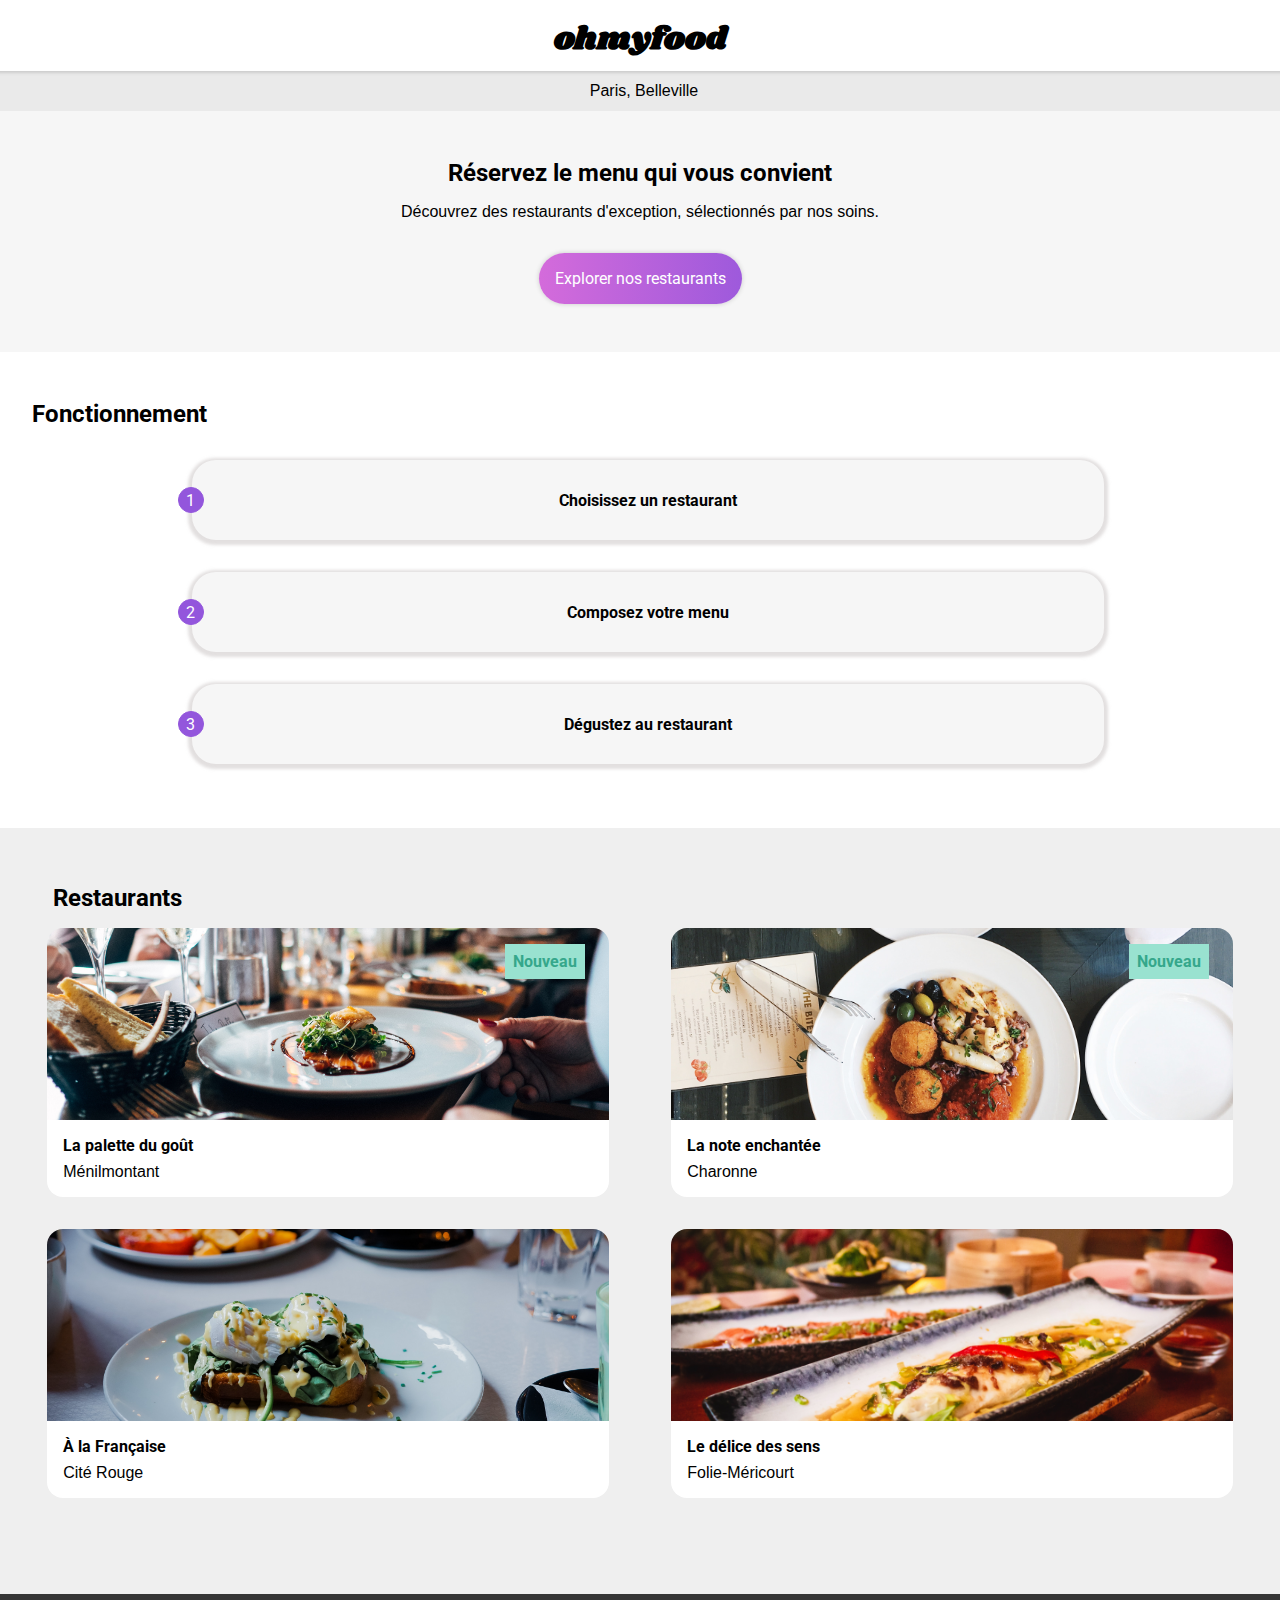
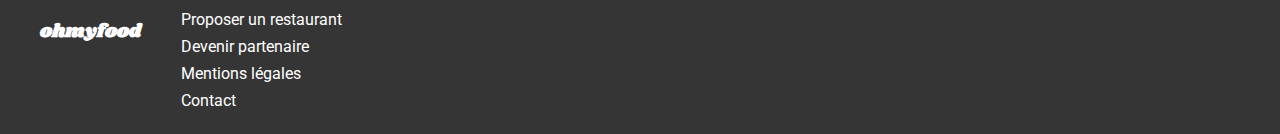
<file: index.html>
<!DOCTYPE html>
<html lang="fr">

<head>
    <meta charset="UTF-8">
    <meta http-equiv="X-UA-Compatible" content="IE=edge">
    <meta name="viewport" content="width=device-width, initial-scale=1.0">
    <link rel="stylesheet" href="https://use.fontawesome.com/releases/v5.15.3/css/all.css"
        integrity="sha384-SZXxX4whJ79/gErwcOYf+zWLeJdY/qpuqC4cAa9rOGUstPomtqpuNWT9wdPEn2fk" crossorigin="anonymous">
    <link rel="stylesheet" href="ressources/css/style.css">
    <title>OhMyFood</title>
</head>

<body>
    <div class="loader">
        <div class="loader__dot one">.</div>
        <div class="loader__dot two">.</div>
        <div class="loader__dot three">.</div>
    </div>
    <header class="header">
        <h1 class="header__logo">ohmyfood</h1>
        <div class="header__location">
            <i class="fas fa-map-marker-alt header__marker"></i>
            <p class="header__text">Paris, Belleville </p>
        </div>
    </header>
    <section class="reservation">
        <h2 class="reservation__title">Réservez le menu qui vous convient</h2>
        <p class="reservation__text">Découvrez des restaurants d'exception, sélectionnés par nos soins.</p>
        <a class="reservation__button" href="#">Explorer nos restaurants</a>
    </section>
    <section class="tutorial">
        <h2 class="tutorial__title">Fonctionnement</h2>
        <div class="tutorial__list">
            <div class="tutorial__button">
                <span class="tutorial__number">1</span>
                <span class="tutorial__logo">
                    <i class="fas fa-mobile-alt"></i>
                </span>
                <h4>Choisissez un restaurant</h4>
            </div>
            <div class="tutorial__button">
                <span class="tutorial__number">2</span>
                <i class="fas fa-list-ul tutorial__logo"></i>
                <h4>Composez votre menu</h4>
            </div>
            <div class="tutorial__button">
                <span class="tutorial__number">3</span>
                <i class="fas fa-store  tutorial__logo"></i>
                <h4>Dégustez au restaurant</h4>
            </div>
        </div>
    </section>
    <section class="restaurants">
        <h2 class="restaurants__title">Restaurants</h2>
        <div class="restaurants__grid">
            <figure class="restaurants__card">
                <a href="pages/la_palette_du_gout.html">
                    <span class="restaurants__new">Nouveau</span>
                    <div class="restaurants__images">
                        <img src="ressources/images/resto1.jpg" alt="La palette du goût">
                    </div>
                    <div class="restaurants__description">
                        <h3>La palette du goût</h3>
                        <p>Ménilmontant</p>
                    </div>
                </a>
                <i class="far fa-heart restaurants__like--empty"></i>
                <i class="fas fa-heart restaurants__like--filled"></i>
            </figure>
            <figure class="restaurants__card">
                <a href="pages/la_note_enchantee.html">
                    <span class="restaurants__new">Nouveau</span>
                    <div class="restaurants__images">
                        <img src="ressources/images/resto2.jpg" alt="La note enchantée">
                    </div>
                    <div class="restaurants__description">
                        <h3>La note enchantée</h3>
                        <p>Charonne</p>
                    </div>
                </a>
                <i class="far fa-heart restaurants__like--empty"></i>
                <i class="fas fa-heart restaurants__like--filled"></i>
            </figure>
            <figure class="restaurants__card">
                <a href="pages/a_la_francaise.html">
                    <div class="restaurants__images">
                        <img src="ressources/images/resto3.jpg" alt="À la Française">
                    </div>
                    <div class="restaurants__description">
                        <h3>À la Française</h3>
                        <p>Cité Rouge</p>
                    </div>
                </a>
                <i class="far fa-heart restaurants__like--empty"></i>
                <i class="fas fa-heart restaurants__like--filled"></i>
            </figure>
            <figure class="restaurants__card">
                <a href="pages/le_delice_des_sens.html">
                    <div class="restaurants__images">
                        <img src="ressources/images/resto4.jpg" alt="Le délice des sens">
                    </div>
                    <div class="restaurants__description">
                        <h3>Le délice des sens</h3>
                        <p>Folie-Méricourt</p>
                    </div>
                </a>
                <i class="far fa-heart restaurants__like--empty"></i>
                <i class="fas fa-heart restaurants__like--filled"></i>
            </figure>
        </div>
    </section>
    <footer class="footer">
        <h3 class="footer__title">ohmyfood</h3>
        <ul class="footer__list">
            <li class="footer__item">
                <i class="fas fa-utensils"></i>
                <a href="#">Proposer un restaurant</a>
            </li>
            <li class="footer__item">
                <i class="fas fa-hands-helping"></i>
                <a href="#">Devenir partenaire</a>
            </li>
            <li class="footer__item">
                <a href="#">Mentions légales</a>
            </li>
            <li class="footer__item">
                <a href="mailto:blabla@example.com">Contact</a>
            </li>
        </ul>
    </footer>
</body>

</html>
</file>
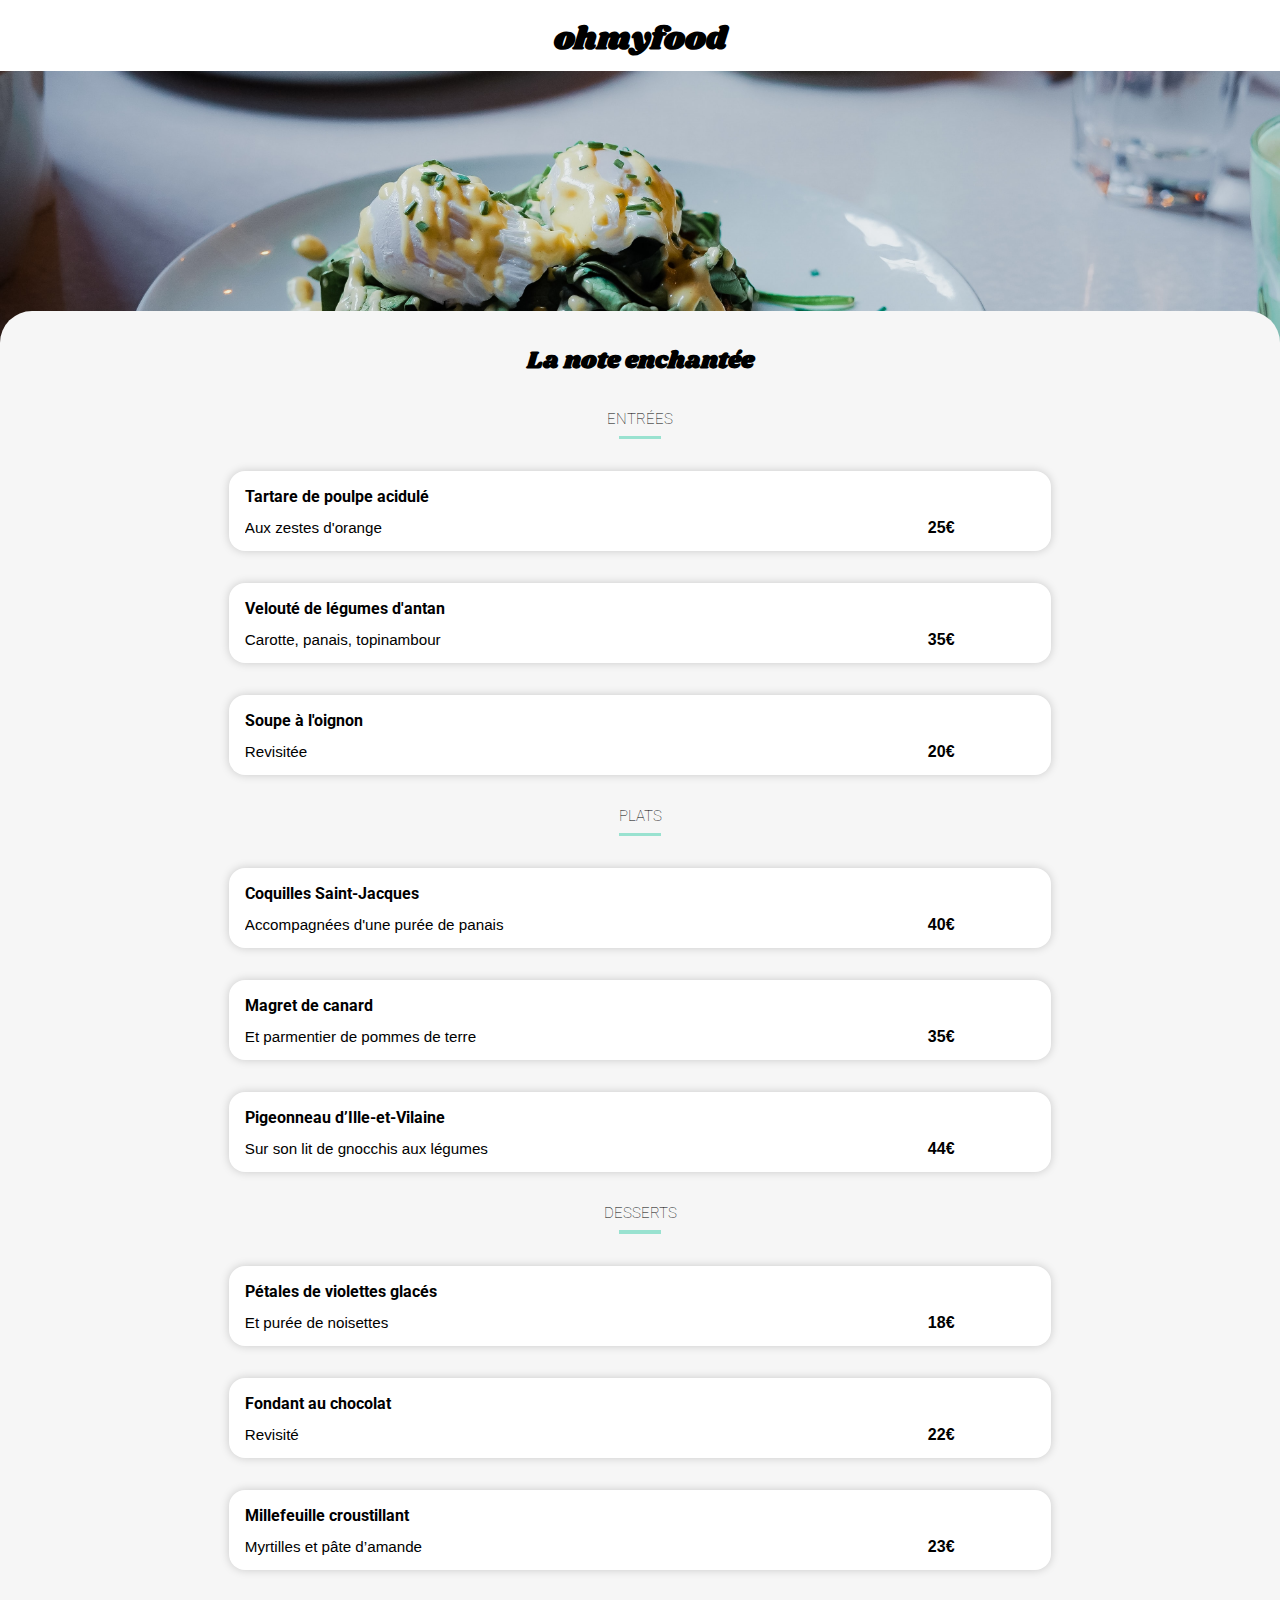
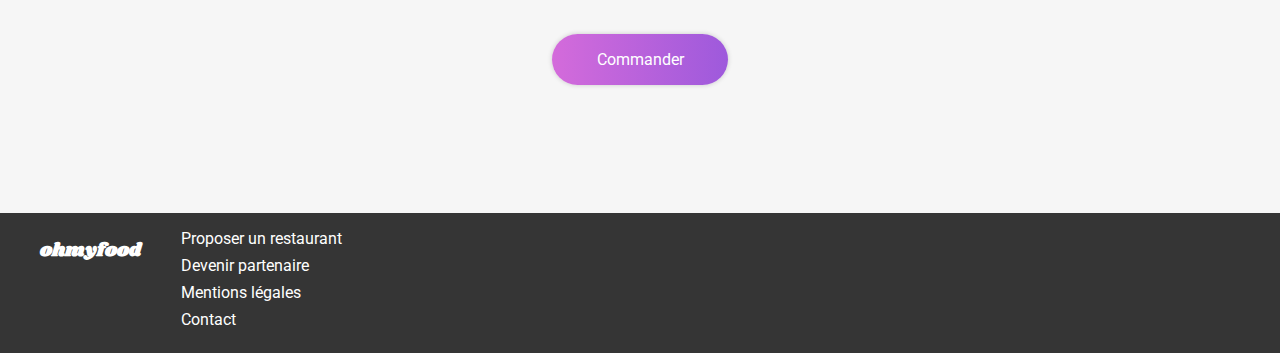
<file: pages/a_la_francaise.html>
<!DOCTYPE html>
<html lang="fr">

<head>
    <meta charset="UTF-8">
    <meta http-equiv="X-UA-Compatible" content="IE=edge">
    <meta name="viewport" content="width=device-width, initial-scale=1.0">
    <link rel="stylesheet" href="https://use.fontawesome.com/releases/v5.15.3/css/all.css"
        integrity="sha384-SZXxX4whJ79/gErwcOYf+zWLeJdY/qpuqC4cAa9rOGUstPomtqpuNWT9wdPEn2fk" crossorigin="anonymous">
    <link rel="stylesheet" href="../ressources/css/style.css">
    <title>ohmyfood - À la Française</title>
</head>

<body>
    <header class="header-pages">
        <a class="header-pages__link" href="../index.html">
            <i class="fas fa-arrow-left"></i>
        </a>
        <h1 class="header-pages__logo">ohmyfood</h1>
        <img class="header-pages__img" src="../ressources/images/resto3.jpg" alt="À la Française">
    </header>
    <main>
        <section class="menu">
            <h2 class="menu__title">La note enchantée</h2>
            <i class="far fa-heart menu__like--empty"></i>
            <i class="fas fa-heart menu__like--filled"></i>
            <div class="menu__list">
                <h2>ENTRÉES</h2>
                <hr>
                <div class="menu__starter">
                    <h3>Tartare de poulpe acidulé
                    </h3>
                    <p class="menu__description">Aux zestes d'orange
                    </p>
                    <p class="menu__price">25€</p>
                    <span class="menu__check">
                        <i class="fas fa-check-circle"></i>
                    </span>
                </div>
                <div class="menu__starter">
                    <h3>Velouté de légumes d'antan
                    </h3>
                    <p class="menu__description">Carotte, panais, topinambour
                    </p>
                    <p class="menu__price">35€</p>
                    <span class="menu__check">
                        <i class="fas fa-check-circle"></i>
                    </span>
                </div>
                <div class="menu__starter">
                    <h3>Soupe à l'oignon
                    </h3>
                    <p class="menu__description">Revisitée
                    </p>
                    <p class="menu__price">20€</p>
                    <span class="menu__check">
                        <i class="fas fa-check-circle"></i>
                    </span>
                </div>
            </div>
            <div class="menu__list">
                <h2>PLATS</h2>
                <hr>
                <div class="menu__maincourse">
                    <h3>Coquilles Saint-Jacques
                    </h3>
                    <p class="menu__description">Accompagnées d'une purée de panais
                    </p>
                    <p class="menu__price">40€</p>
                    <span class="menu__check">
                        <i class="fas fa-check-circle"></i>
                    </span>
                </div>
                <div class="menu__maincourse">
                    <h3>Magret de canard
                    </h3>
                    <p class="menu__description">Et parmentier de pommes de terre
                    </p>
                    <p class="menu__price">35€</p>
                    <span class="menu__check">
                        <i class="fas fa-check-circle"></i>
                    </span>
                </div>
                <div class="menu__maincourse">
                    <h3>Pigeonneau d’Ille-et-Vilaine
                    </h3>
                    <p class="menu__description">Sur son lit de gnocchis aux légumes
                    </p>
                    <p class="menu__price">44€</p>
                    <span class="menu__check">
                        <i class="fas fa-check-circle"></i>
                    </span>
                </div>
            </div>
            <div class="menu__list">
                <h2>DESSERTS</h2>
                <hr>
                <div class="menu__dessert">
                    <h3>Pétales de violettes glacés
                    </h3>
                    <p class="menu__description">Et purée de noisettes
                    </p>
                    <p class="menu__price">18€</p>
                    <span class="menu__check">
                        <i class="fas fa-check-circle"></i>
                    </span>
                </div>
                <div class="menu__dessert">
                    <h3>Fondant au chocolat
                    </h3>
                    <p class="menu__description">Revisité
                    </p>
                    <p class="menu__price">22€</p>
                    <span class="menu__check">
                        <i class="fas fa-check-circle"></i>
                    </span>
                </div>
                <div class="menu__dessert">
                    <h3>Millefeuille croustillant
                    </h3>
                    <p class="menu__description">Myrtilles et pâte d’amande
                    </p>
                    <p class="menu__price">23€</p>
                    <span class="menu__check">
                        <i class="fas fa-check-circle"></i>
                    </span>
                </div>
            </div>
            <div class="menu__order">
                <a href="#" class="menu__button">Commander</a>
            </div>
        </section>
    </main>
    <footer class="footer">
        <h3 class="footer__title">ohmyfood</h3>
        <ul class="footer__list">
            <li class="footer__item">
                <i class="fas fa-utensils"></i>
                <a href="#">Proposer un restaurant</a>
            </li>
            <li class="footer__item">
                <i class="fas fa-hands-helping"></i>
                <a href="#">Devenir partenaire</a>
            </li>
            <li class="footer__item">
                <a href="#">Mentions légales</a>
            </li>
            <li class="footer__item">
                <a href="mailto:blabla@example.com">Contact</a>
            </li>
        </ul>
    </footer>
</body>

</html>
</file>
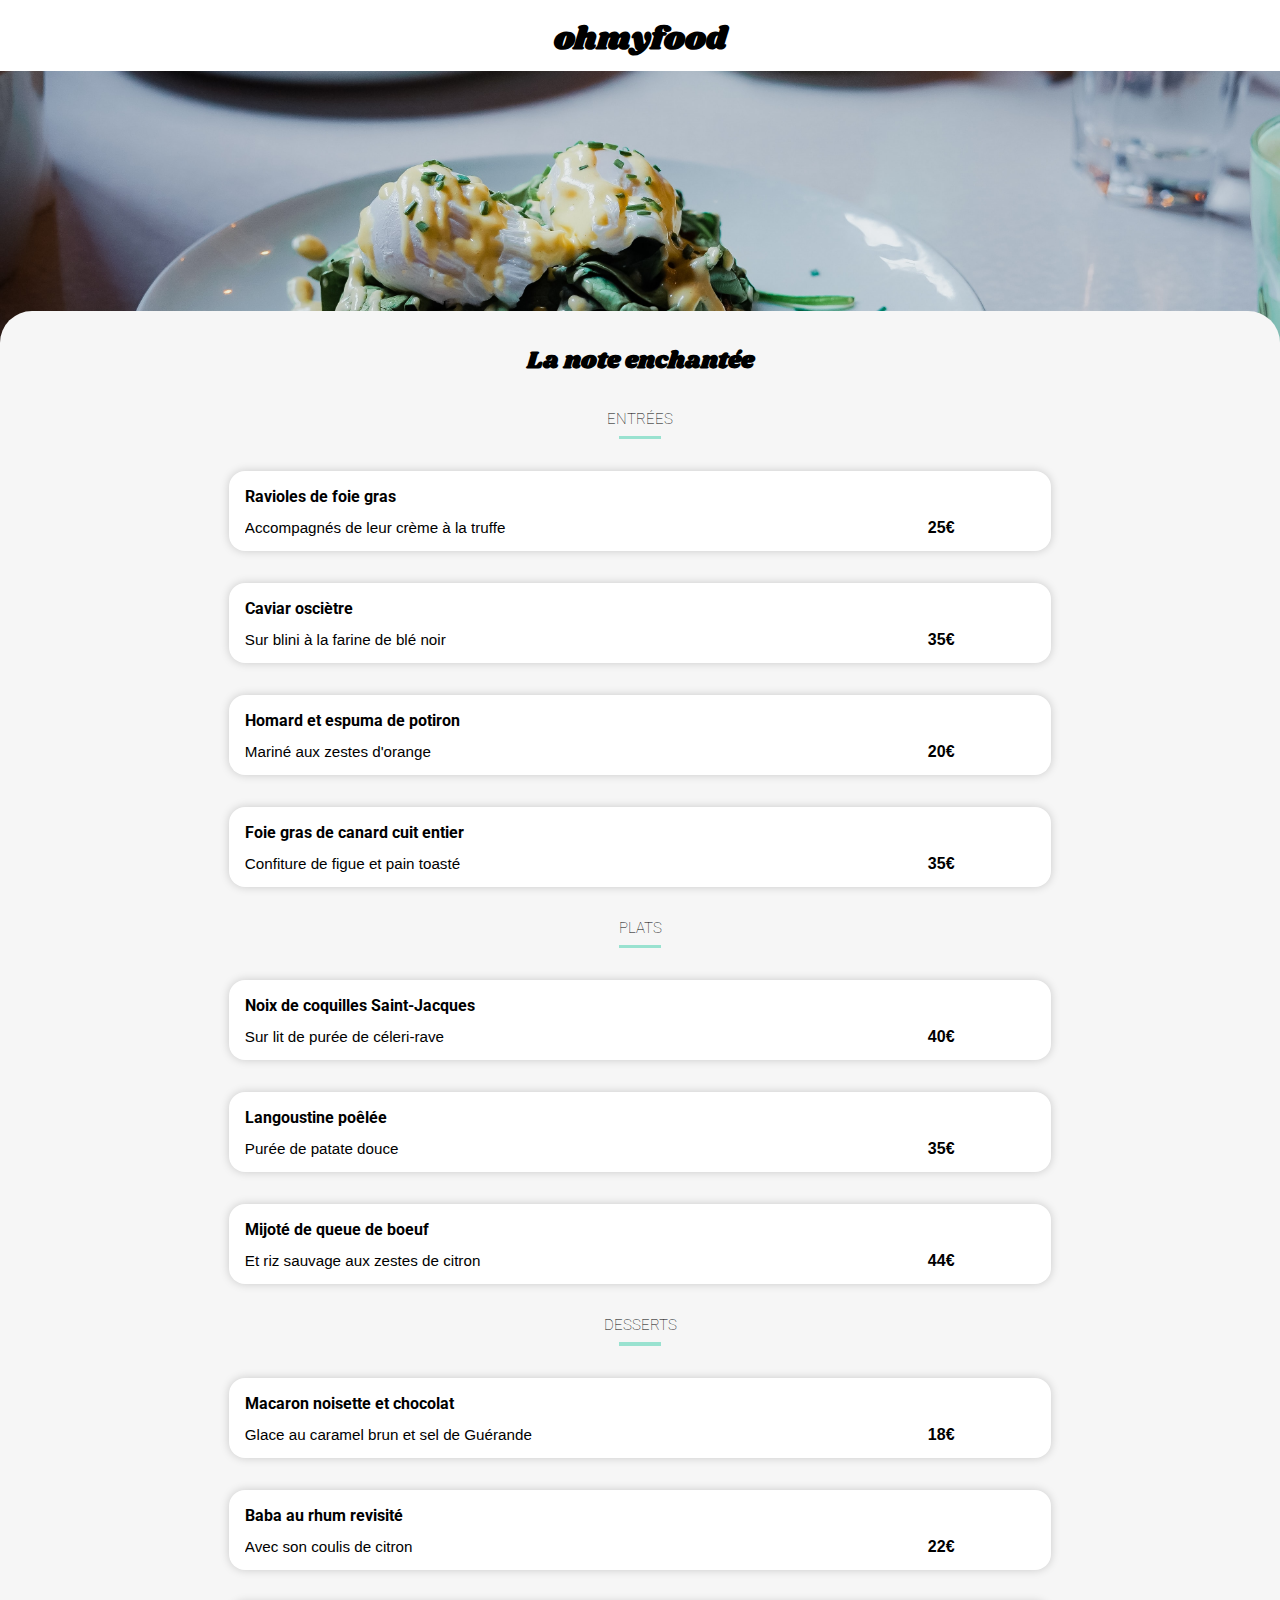
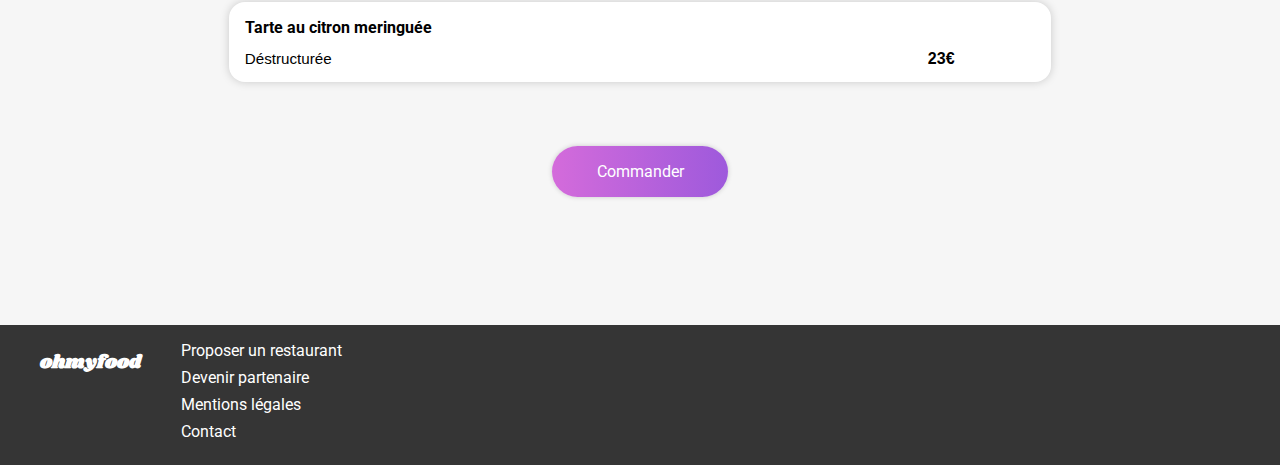
<file: pages/la_note_enchantee.html>
<!DOCTYPE html>
<html lang="fr">

<head>
    <meta charset="UTF-8">
    <meta http-equiv="X-UA-Compatible" content="IE=edge">
    <meta name="viewport" content="width=device-width, initial-scale=1.0">
    <link rel="stylesheet" href="https://use.fontawesome.com/releases/v5.15.3/css/all.css"
        integrity="sha384-SZXxX4whJ79/gErwcOYf+zWLeJdY/qpuqC4cAa9rOGUstPomtqpuNWT9wdPEn2fk" crossorigin="anonymous">
    <link rel="stylesheet" href="../ressources/css/style.css">
    <title>ohmyfood - La note enchantée</title>
</head>

<body>
    <header class="header-pages">
        <a class="header-pages__link" href="../index.html">
            <i class="fas fa-arrow-left"></i>
        </a>
        <h1 class="header-pages__logo">ohmyfood</h1>
        <img class="header-pages__img" src="../ressources/images/resto3.jpg" alt="À la Française">
    </header>
   <main>
    <section class="menu">
        <h2 class="menu__title">La note enchantée</h2>
        <i class="far fa-heart menu__like--empty"></i>
        <i class="fas fa-heart menu__like--filled"></i>
        <div class="menu__list">
            <h2>ENTRÉES</h2>
            <hr>
            <div class="menu__starter">
                <h3>Ravioles de foie gras</h3>
                <p class="menu__description">Accompagnés de leur crème à la truffe
                </p>
                <p class="menu__price">25€</p>
                <span class="menu__check">
                    <i class="fas fa-check-circle"></i>
                </span>
            </div>
            <div class="menu__starter">
                <h3>Caviar osciètre
                </h3>
                <p class="menu__description">Sur blini à la farine de blé noir
                </p>
                <p class="menu__price">35€</p>
                <span class="menu__check">
                    <i class="fas fa-check-circle"></i>
                </span>
            </div>
            <div class="menu__starter">
                <h3>Homard et espuma de potiron
                </h3>
                <p class="menu__description">Mariné aux zestes d'orange
                </p>
                <p class="menu__price">20€</p>
                <span class="menu__check">
                    <i class="fas fa-check-circle"></i>
                </span>
            </div>
            <div class="menu__starter">
                <h3>Foie gras de canard cuit entier
                </h3>
                <p class="menu__description">Confiture de figue et pain toasté
                </p>
                <p class="menu__price">35€</p>
                <span class="menu__check">
                    <i class="fas fa-check-circle"></i>
                </span>
            </div>
        </div>
        <div class="menu__list">
            <h2>PLATS</h2>
            <hr>
            <div class="menu__maincourse">
                <h3>Noix de coquilles Saint-Jacques
                </h3>
                <p class="menu__description">Sur lit de purée de céleri-rave
                </p>
                <p class="menu__price">40€</p>
                <span class="menu__check">
                    <i class="fas fa-check-circle"></i>
                </span>
            </div>
            <div class="menu__maincourse">
                <h3>Langoustine poêlée
                </h3>
                <p class="menu__description">Purée de patate douce
                </p>
                <p class="menu__price">35€</p>
                <span class="menu__check">
                    <i class="fas fa-check-circle"></i>
                </span>
            </div>
            <div class="menu__maincourse">
                <h3>Mijoté de queue de boeuf
                </h3>
                <p class="menu__description">Et riz sauvage aux zestes de citron
                </p>
                <p class="menu__price">44€</p>
                <span class="menu__check">
                    <i class="fas fa-check-circle"></i>
                </span>
            </div>
        </div>
        <div class="menu__list">
            <h2>DESSERTS</h2>
            <hr>
            <div class="menu__dessert">
                <h3>Macaron noisette et chocolat
                </h3>
                <p class="menu__description">Glace au caramel brun et sel de Guérande
                </p>
                <p class="menu__price">18€</p>
                <span class="menu__check">
                    <i class="fas fa-check-circle"></i>
                </span>
            </div>
            <div class="menu__dessert">
                <h3>Baba au rhum revisité
                </h3>
                <p class="menu__description">Avec son coulis de citron
                </p>
                <p class="menu__price">22€</p>
                <span class="menu__check">
                    <i class="fas fa-check-circle"></i>
                </span>
            </div>
            <div class="menu__dessert">
                <h3>Tarte au citron meringuée
                </h3>
                <p class="menu__description">Déstructurée
                </p>
                <p class="menu__price">23€</p>
                <span class="menu__check">
                    <i class="fas fa-check-circle"></i>
                </span>
            </div>
        </div>
        <div class="menu__order">
            <a href="#" class="menu__button">Commander</a>
        </div>
    </section>
</main>
        <footer class="footer">
            <h3 class="footer__title">ohmyfood</h3>
            <ul class="footer__list">
                <li class="footer__item">
                    <i class="fas fa-utensils"></i>
                    <a href="#">Proposer un restaurant</a>
                </li>
                <li class="footer__item">
                    <i class="fas fa-hands-helping"></i>
                    <a href="#">Devenir partenaire</a>
                </li>
                <li class="footer__item">
                    <a href="#">Mentions légales</a>
                </li>
                <li class="footer__item">
                    <a href="mailto:blabla@example.com">Contact</a>
                </li>
            </ul>
        </footer>
</body>

</html>
</file>
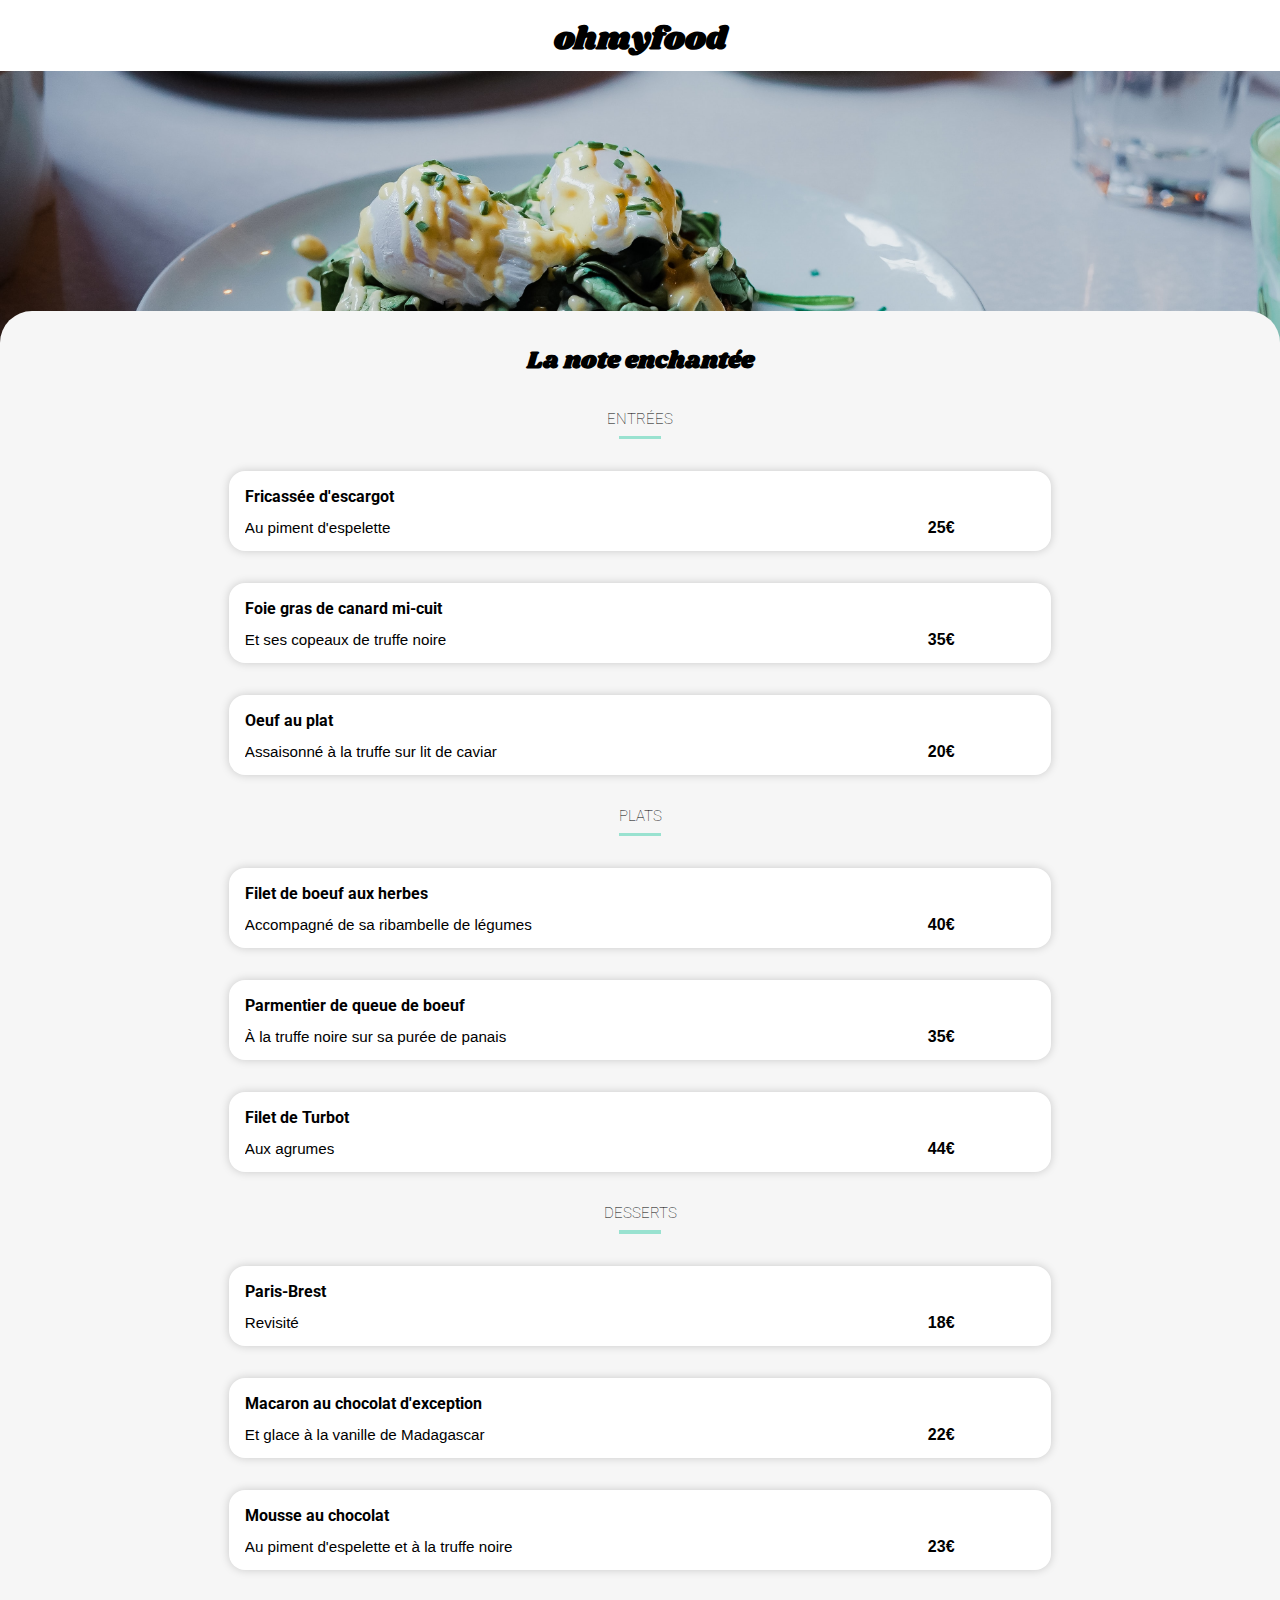
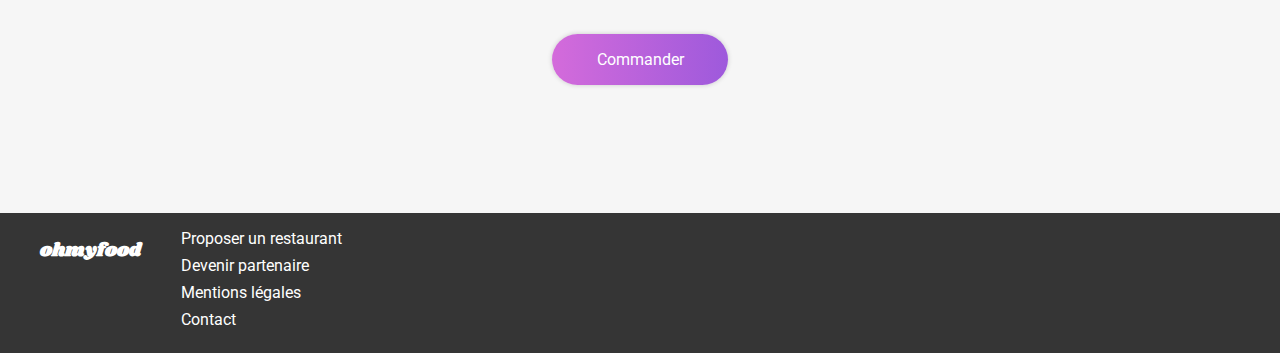
<file: pages/la_palette_du_gout.html>
<!DOCTYPE html>
<html lang="fr">

<head>
    <meta charset="UTF-8">
    <meta http-equiv="X-UA-Compatible" content="IE=edge">
    <meta name="viewport" content="width=device-width, initial-scale=1.0">
    <link rel="stylesheet" href="https://use.fontawesome.com/releases/v5.15.3/css/all.css"
        integrity="sha384-SZXxX4whJ79/gErwcOYf+zWLeJdY/qpuqC4cAa9rOGUstPomtqpuNWT9wdPEn2fk" crossorigin="anonymous">
    <link rel="stylesheet" href="../ressources/css/style.css">
    <title>ohmyfood - La palette du goùt</title>
</head>

<body>
    <header class="header-pages">
        <a class="header-pages__link" href="../index.html">
            <i class="fas fa-arrow-left"></i>
        </a>
        <h1 class="header-pages__logo">ohmyfood</h1>
        <img class="header-pages__img" src="../ressources/images/resto3.jpg" alt="À la Française">
    </header>
    <main>
        <section class="menu">
            <h2 class="menu__title">La note enchantée</h2>
            <i class="far fa-heart menu__like--empty"></i>
            <i class="fas fa-heart menu__like--filled"></i>
            <div class="menu__list">
                <h2>ENTRÉES</h2>
                <hr>
                <div class="menu__starter">
                    <h3>Fricassée d'escargot</h3>
                    <p class="menu__description">Au piment d'espelette</p>
                    <p class="menu__price">25€</p>
                    <span class="menu__check">
                        <i class="fas fa-check-circle"></i>
                    </span>
                </div>
                <div class="menu__starter">
                    <h3>Foie gras de canard mi-cuit</h3>
                    <p class="menu__description">Et ses copeaux de truffe noire</p>
                    <p class="menu__price">35€</p>
                    <span class="menu__check">
                        <i class="fas fa-check-circle"></i>
                    </span>
                </div>
                <div class="menu__starter">
                    <h3>Oeuf au plat</h3>
                    <p class="menu__description">Assaisonné à la truffe sur lit de caviar</p>
                    <p class="menu__price">20€</p>
                    <span class="menu__check">
                        <i class="fas fa-check-circle"></i>
                    </span>
                </div>
            </div>
            <div class="menu__list">
                <h2>PLATS</h2>
                <hr>
                <div class="menu__maincourse">
                    <h3>Filet de boeuf aux herbes</h3>
                    <p class="menu__description">Accompagné de sa ribambelle de légumes</p>
                    <p class="menu__price">40€</p>
                    <span class="menu__check">
                        <i class="fas fa-check-circle"></i>
                    </span>
                </div>
                <div class="menu__maincourse">
                    <h3>Parmentier de queue de boeuf</h3>
                    <p class="menu__description">À la truffe noire sur sa purée de panais</p>
                    <p class="menu__price">35€</p>
                    <span class="menu__check">
                        <i class="fas fa-check-circle"></i>
                    </span>
                </div>
                <div class="menu__maincourse">
                    <h3>Filet de Turbot</h3>
                    <p class="menu__description">Aux agrumes</p>
                    <p class="menu__price">44€</p>
                    <span class="menu__check">
                        <i class="fas fa-check-circle"></i>
                    </span>
                </div>
            </div>
            <div class="menu__list">
                <h2>DESSERTS</h2>
                <hr>
                <div class="menu__dessert">
                    <h3>Paris-Brest</h3>
                    <p class="menu__description">Revisité</p>
                    <p class="menu__price">18€</p>
                    <span class="menu__check">
                        <i class="fas fa-check-circle"></i>
                    </span>
                </div>
                <div class="menu__dessert">
                    <h3>Macaron au chocolat d'exception</h3>
                    <p class="menu__description">Et glace à la vanille de Madagascar</p>
                    <p class="menu__price">22€</p>
                    <span class="menu__check">
                        <i class="fas fa-check-circle"></i>
                    </span>
                </div>
                <div class="menu__dessert">
                    <h3>Mousse au chocolat</h3>
                    <p class="menu__description">Au piment d'espelette et à la truffe noire</p>
                    <p class="menu__price">23€</p>
                    <span class="menu__check">
                        <i class="fas fa-check-circle"></i>
                    </span>
                </div>
            </div>
            <div class="menu__order">
                <a href="#" class="menu__button">Commander</a>
            </div>
        </section>
    </main>
    <footer class="footer">
        <h3 class="footer__title">ohmyfood</h3>
        <ul class="footer__list">
            <li class="footer__item">
                <i class="fas fa-utensils"></i>
                <a href="#">Proposer un restaurant</a>
            </li>
            <li class="footer__item">
                <i class="fas fa-hands-helping"></i>
                <a href="#">Devenir partenaire</a>
            </li>
            <li class="footer__item">
                <a href="#">Mentions légales</a>
            </li>
            <li class="footer__item">
                <a href="mailto:blabla@example.com">Contact</a>
            </li>
        </ul>
    </footer>
</body>

</html>
</file>
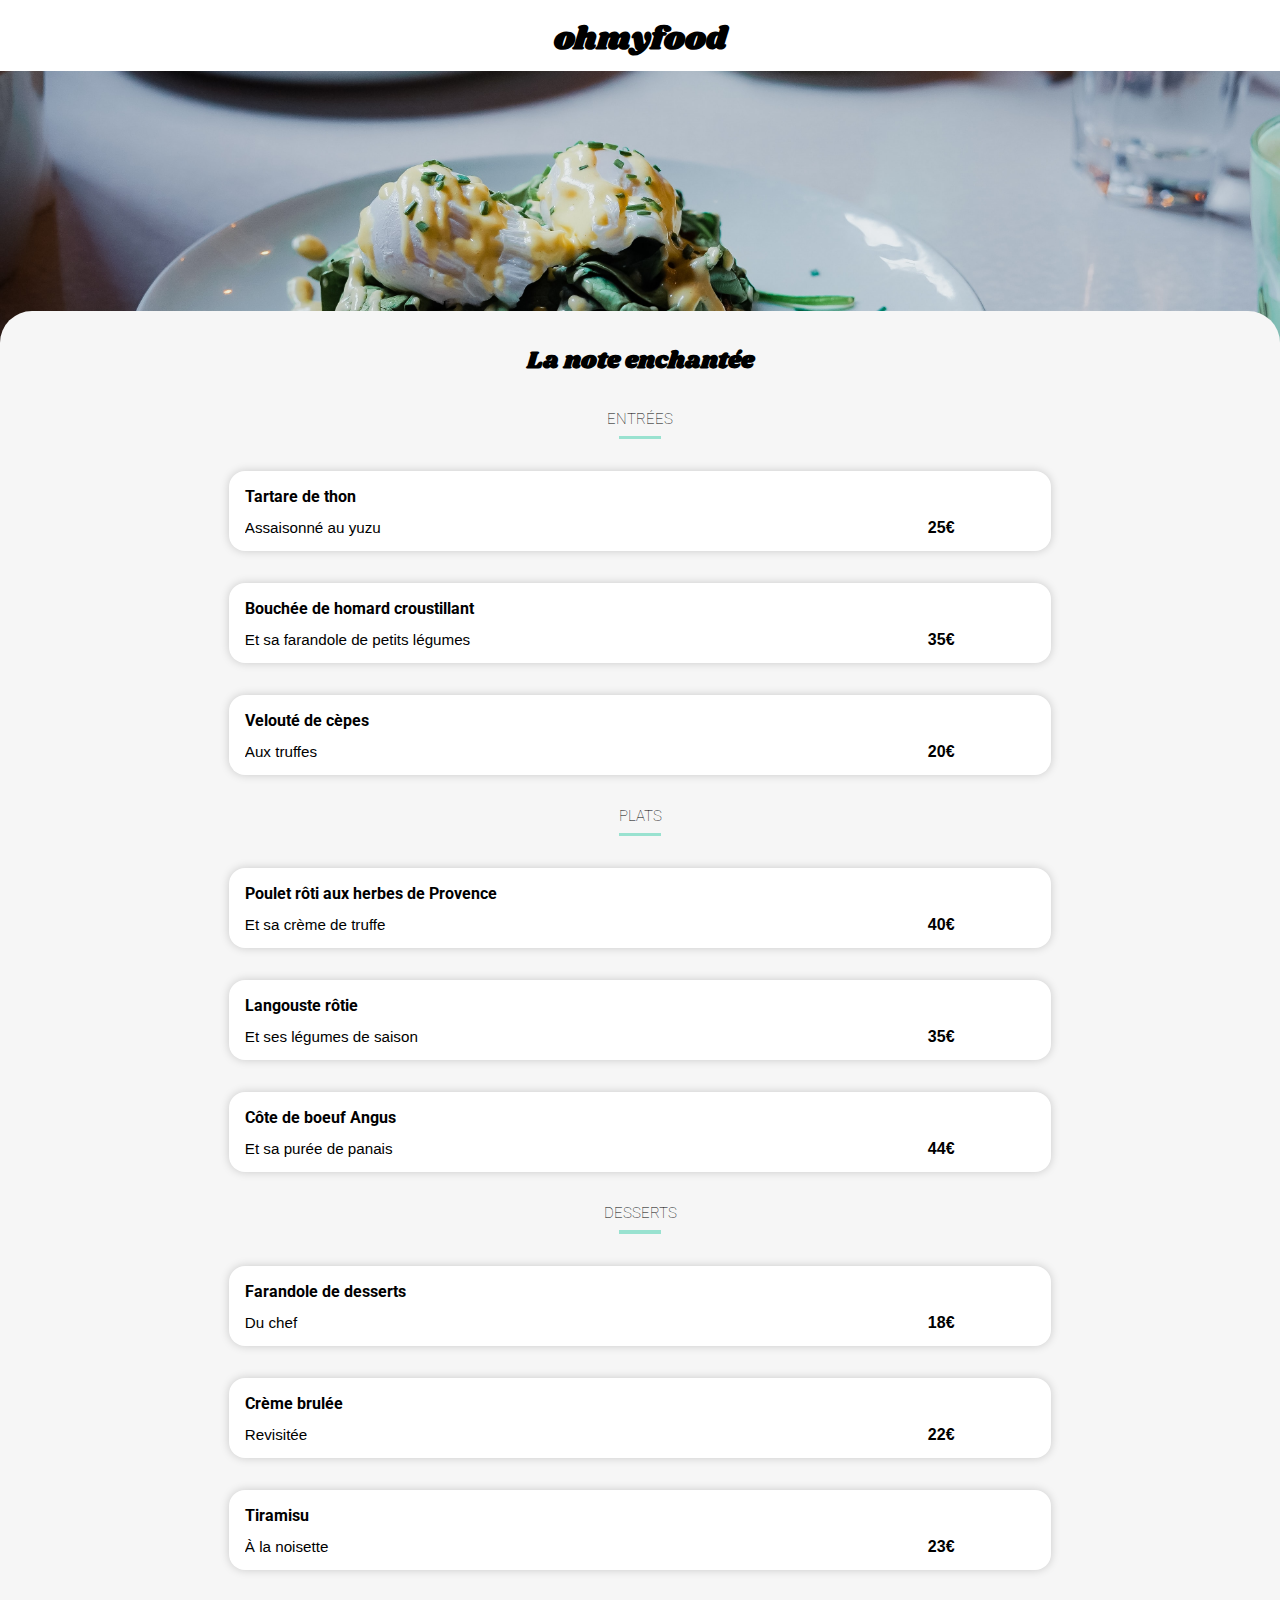
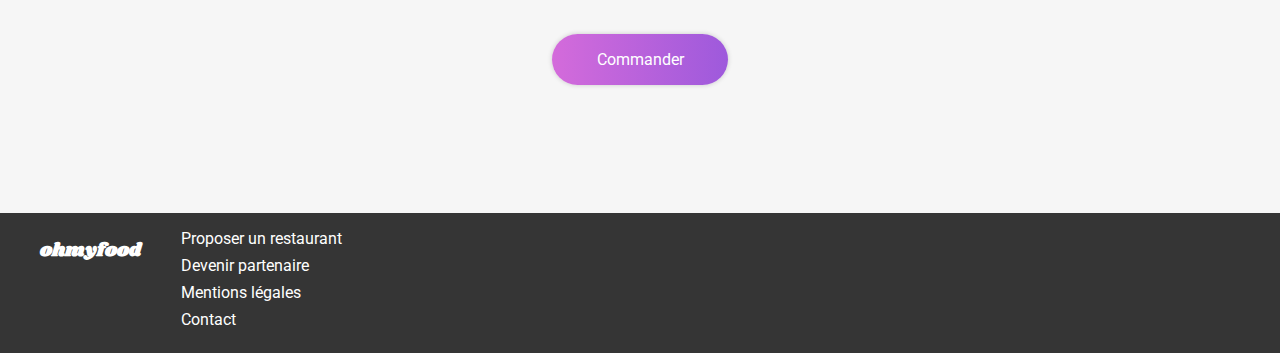
<file: pages/le_delice_des_sens.html>
<!DOCTYPE html>
<html lang="fr">

<head>
    <meta charset="UTF-8">
    <meta http-equiv="X-UA-Compatible" content="IE=edge">
    <meta name="viewport" content="width=device-width, initial-scale=1.0">
    <link rel="stylesheet" href="https://use.fontawesome.com/releases/v5.15.3/css/all.css"
        integrity="sha384-SZXxX4whJ79/gErwcOYf+zWLeJdY/qpuqC4cAa9rOGUstPomtqpuNWT9wdPEn2fk" crossorigin="anonymous">
    <link rel="stylesheet" href="../ressources/css/style.css">
    <title>ohmyfood - Le délice des sens</title>
</head>

<body>
    <header class="header-pages">
        <a class="header-pages__link" href="../index.html">
            <i class="fas fa-arrow-left"></i>
        </a>
        <h1 class="header-pages__logo">ohmyfood</h1>
        <img class="header-pages__img" src="../ressources/images/resto3.jpg" alt="À la Française">
    </header>
    <main>
        <section class="menu">
            <h2 class="menu__title">La note enchantée</h2>
            <i class="far fa-heart menu__like--empty"></i>
            <i class="fas fa-heart menu__like--filled"></i>
            <div class="menu__list">
                <h2>ENTRÉES</h2>
                <hr>
                <div class="menu__starter">
                    <h3>Tartare de thon
                    </h3>
                    <p class="menu__description">Assaisonné au yuzu
                    </p>
                    <p class="menu__price">25€</p>
                    <span class="menu__check">
                        <i class="fas fa-check-circle"></i>
                    </span>
                </div>
                <div class="menu__starter">
                    <h3>Bouchée de homard croustillant
                    </h3>
                    <p class="menu__description">Et sa farandole de petits légumes
                    </p>
                    <p class="menu__price">35€</p>
                    <span class="menu__check">
                        <i class="fas fa-check-circle"></i>
                    </span>
                </div>
                <div class="menu__starter">
                    <h3>Velouté de cèpes
                    </h3>
                    <p class="menu__description">Aux truffes
                    </p>
                    <p class="menu__price">20€</p>
                    <span class="menu__check">
                        <i class="fas fa-check-circle"></i>
                    </span>
                </div>
            </div>
            <div class="menu__list">
                <h2>PLATS</h2>
                <hr>
                <div class="menu__maincourse">
                    <h3>Poulet rôti aux herbes de Provence
                    </h3>
                    <p class="menu__description">Et sa crème de truffe
                    </p>
                    <p class="menu__price">40€</p>
                    <span class="menu__check">
                        <i class="fas fa-check-circle"></i>
                    </span>
                </div>
                <div class="menu__maincourse">
                    <h3>Langouste rôtie
                    </h3>
                    <p class="menu__description">Et ses légumes de saison
                    </p>
                    <p class="menu__price">35€</p>
                    <span class="menu__check">
                        <i class="fas fa-check-circle"></i>
                    </span>
                </div>
                <div class="menu__maincourse">
                    <h3>Côte de boeuf Angus
                    </h3>
                    <p class="menu__description">Et sa purée de panais
                    </p>
                    <p class="menu__price">44€</p>
                    <span class="menu__check">
                        <i class="fas fa-check-circle"></i>
                    </span>
                </div>
            </div>
            <div class="menu__list">
                <h2>DESSERTS</h2>
                <hr>
                <div class="menu__dessert">
                    <h3>Farandole de desserts
                    </h3>
                    <p class="menu__description">Du chef
                    </p>
                    <p class="menu__price">18€</p>
                    <span class="menu__check">
                        <i class="fas fa-check-circle"></i>
                    </span>
                </div>
                <div class="menu__dessert">
                    <h3>Crème brulée
                    </h3>
                    <p class="menu__description">Revisitée
                    </p>
                    <p class="menu__price">22€</p>
                    <span class="menu__check">
                        <i class="fas fa-check-circle"></i>
                    </span>
                </div>
                <div class="menu__dessert">
                    <h3>Tiramisu
                    </h3>
                    <p class="menu__description">À la noisette
                    </p>
                    <p class="menu__price">23€</p>
                    <span class="menu__check">
                        <i class="fas fa-check-circle"></i>menu__
                    </span>
                </div>
            </div>
            <div class="menu__order">
                <a href="#" class="menu__button">Commander</a>
            </div>
        </section>
    </main>
    <footer class="footer">
        <h3 class="footer__title">ohmyfood</h3>
        <ul class="footer__list">
            <li class="footer__item">
                <i class="fas fa-utensils"></i>
                <a href="#">Proposer un restaurant</a>
            </li>
            <li class="footer__item">
                <i class="fas fa-hands-helping"></i>
                <a href="#">Devenir partenaire</a>
            </li>
            <li class="footer__item">
                <a href="#">Mentions légales</a>
            </li>
            <li class="footer__item">
                <a href="mailto:blabla@example.com">Contact</a>
            </li>
        </ul>
    </footer>
</body>

</html>
</file>
<file: ressources/css/style.css>
/*********************
BREAKPOINTS
*********************/
@import url("https://fonts.googleapis.com/css2?family=Roboto:ital,wght@0,100;0,500;1,300&display=swap");
@import url("https://fonts.googleapis.com/css2?family=Shrikhand&display=swap");
@keyframes fadeIn {
  from {
    top: 4rem;
    opacity: 0;
  }
  to {
    top: 0rem;
    opacity: 1;
  }
}
@keyframes rotation {
  from {
    transform: rotate(0deg);
  }
  to {
    transform: rotate(360deg);
  }
}
main {
  background-color: #f6f6f6;
}

.header-pages {
  display: flex;
  flex-direction: column;
  align-items: center;
}
.header-pages__link {
  position: absolute;
  left: 1.2rem;
  top: 1.5rem;
  font-weight: 900;
  font-size: 25px;
  color: black;
}
.header-pages__logo {
  margin-top: 1rem;
  margin-bottom: 0.5rem;
}
.header-pages__img {
  width: 100%;
  height: 18rem;
  object-fit: cover;
}

.menu {
  display: flex;
  flex-direction: column;
  padding: 2rem 1rem 2rem 1rem;
  position: relative;
  border-top-left-radius: 2rem;
  border-top-right-radius: 2rem;
  background-color: #f6f6f6;
  bottom: 3rem;
  z-index: 1;
  justify-content: space-around;
}
.menu__like--empty, .menu__like--filled {
  font-size: 1.5rem;
  position: absolute;
  bottom: 3.5rem;
  right: 2rem;
  cursor: grab;
  transition: all 0.3s ease-in-out;
}
.menu__like--empty {
  opacity: 1;
}
.menu__like--filled {
  opacity: 0;
}
.menu__like--empty:hover {
  opacity: 0;
}
.menu__like--filled:hover {
  opacity: 1;
  background: linear-gradient(90deg, #FF79DA, #9356DC);
  -webkit-background-clip: text;
  background-clip: text;
  color: transparent;
  border-radius: 0.5rem;
}
@media (min-width: 580px) {
  .menu {
    padding: 2rem 4rem 2rem 4rem;
  }
}
.menu hr {
  height: 0.2rem;
  width: 2.6rem;
  border: none;
  background-color: #99E2D0;
  margin-left: 0;
  margin-bottom: 2rem;
}
.menu h3, .menu h3, .menu h3 {
  font-size: 100%;
}
@media (min-width: 580px) {
  .menu__list {
    display: flex;
    flex-direction: column;
    justify-content: center;
    align-items: center;
  }
}
@media (min-width: 1340px) {
  .menu__list {
    margin: 0 10% 0 10%;
  }
}
.menu__title {
  margin-bottom: 2rem;
}
@media (min-width: 580px) {
  .menu__title {
    text-align: center;
  }
}
.menu__like--empty, .menu__like--filled {
  top: 2.3rem;
  right: 1rem;
}
@media (min-width: 375px) {
  .menu__like--empty, .menu__like--filled {
    right: 2rem;
  }
}
.menu__list h2 {
  font-size: 15px;
  font-weight: lighter;
  margin-bottom: 0.5rem;
}
.menu__starter, .menu__maincourse, .menu__dessert {
  background-color: white;
  border-radius: 1rem;
  box-shadow: 0 0 10px #0000002e;
  margin-bottom: 2rem;
  height: 4rem;
  position: relative;
  padding-left: 1rem;
  padding-top: 1rem;
  animation: fadeIn 0.7s ease-in both, top 0.5s linear;
}
@media (min-width: 580px) {
  .menu__starter, .menu__maincourse, .menu__dessert {
    width: 70%;
  }
}
.menu__starter:hover .menu__description, .menu__maincourse:hover .menu__description, .menu__dessert:hover .menu__description {
  width: 50%;
}
.menu__starter:hover .menu__price, .menu__maincourse:hover .menu__price, .menu__dessert:hover .menu__price {
  left: 65%;
}
.menu__starter:hover .menu__check, .menu__maincourse:hover .menu__check, .menu__dessert:hover .menu__check {
  left: 80%;
  visibility: visible;
  width: 20%;
}
.menu__starter:hover .menu__check i, .menu__starter:hover .menu__check i, .menu__starter:hover .menu__check i, .menu__maincourse:hover .menu__check i, .menu__maincourse:hover .menu__check i, .menu__maincourse:hover .menu__check i, .menu__dessert:hover .menu__check i, .menu__dessert:hover .menu__check i, .menu__dessert:hover .menu__check i {
  animation: rotation 0.3s linear 0.3s;
  visibility: visible;
}
.menu__description {
  text-overflow: ellipsis;
  overflow: hidden;
  white-space: nowrap;
  position: absolute;
  top: 3rem;
  font-size: 95%;
  width: 70%;
}
.menu__price {
  position: absolute;
  top: 3rem;
  font-weight: bold;
  left: 85%;
}
.menu__check {
  position: absolute;
  background-color: #99E2D0;
  height: 100%;
  display: flex;
  align-items: center;
  bottom: 0rem;
  width: 0%;
  justify-content: center;
  border-top-right-radius: 0.9rem;
  border-bottom-right-radius: 0.9rem;
  left: 100%;
  color: #fff;
  font-size: 1.375rem;
  visibility: hidden;
  transition: all 0.3s;
}
.menu__check__check i {
  visibility: hidden;
}
.menu__order {
  display: flex;
  justify-content: center;
  margin-top: 2rem;
}
.menu__button {
  font-family: "Roboto", sans-serif;
  color: #fff;
  padding: 1rem 1rem 1rem 1rem;
  border-radius: 2rem;
  cursor: pointer;
  transition: all 0.3s ease-in-out;
  background-size: 200%;
  background-image: linear-gradient(90deg, #FF79DA, #9356DC);
  background-position: 80%;
  box-shadow: 0 0 5px #0000002e;
  margin-bottom: 3rem;
  width: 9rem;
  text-align: center;
}
.menu__button:hover {
  transform: scale(1.05);
  background-position: 30%;
}

* {
  margin: 0;
  padding: 0;
}

p {
  font-family: "Roboto Light", arial;
}

h1,
.footer__title,
.menu__title {
  font-family: "Shrikhand", cursive;
}

body {
  font-family: "Roboto", sans-serif;
}

a {
  text-decoration: none;
}

h3 {
  font-weight: bold;
}

.loader {
  display: flex;
  flex-direction: row;
  justify-content: center;
  align-items: center;
  position: absolute;
  height: 100%;
  width: 100%;
  color: white;
  z-index: -1;
  font-size: 6.5rem;
  animation: loader 3s;
}
.loader__dot {
  align-items: center;
  position: relative;
  animation: blink 1s;
}
.loader__dot.one {
  animation-delay: 0.3s;
}
.loader__dot.two {
  animation-delay: 0.6s;
}
.loader__dot.three {
  animation-delay: 0.9s;
}

@keyframes loader {
  0% {
    background-color: #9356DC;
    z-index: 2;
    font-size: 3.5rem;
  }
  33% {
    background-color: #9356DC;
    z-index: 2;
    font-size: 6.5rem;
  }
  66% {
    background-color: #9356DC;
    z-index: 2;
    font-size: 3.5rem;
  }
  99% {
    background-color: #9356DC;
    z-index: 2;
    font-size: 6.5rem;
  }
  100% {
    z-index: -1;
  }
}
@keyframes blink {
  0% {
    opacity: 0.2;
  }
  33% {
    opacity: 1;
  }
  66% {
    opacity: 0.5;
  }
  100% {
    opacity: 0;
  }
}
.header {
  display: flex;
  flex-direction: column;
  text-align: center;
}
.header__logo {
  margin-top: 1rem;
  margin-bottom: 0.5rem;
}
.header__location {
  display: flex;
  flex-direction: row;
  justify-content: center;
  align-items: center;
  background-color: #eaeaea;
  height: 2.5rem;
  box-shadow: inset 0px 11px 3px -9px #ccc;
}
.header__marker {
  margin-right: 0.5rem;
}

.reservation {
  display: flex;
  flex-direction: column;
  text-align: center;
  align-items: center;
  background-color: #f6f6f6;
}
.reservation__title {
  text-align: center;
  margin: 3rem 2rem 0rem 2rem;
}
.reservation__text {
  margin: 1rem 2rem 2rem 2rem;
}
.reservation__button {
  font-family: "Roboto", sans-serif;
  color: #fff;
  padding: 1rem 1rem 1rem 1rem;
  border-radius: 2rem;
  cursor: pointer;
  transition: all 0.3s ease-in-out;
  background-size: 200%;
  background-image: linear-gradient(90deg, #FF79DA, #9356DC);
  background-position: 80%;
  box-shadow: 0 0 5px #0000002e;
  margin-bottom: 3rem;
}
.reservation__button:hover {
  transform: scale(1.05);
  background-position: 30%;
}

.tutorial {
  margin: 3rem 1rem 4rem 2rem;
}
.tutorial__list {
  display: flex;
  flex-direction: column;
}
@media (min-width: 768px) {
  .tutorial__list {
    margin: 0 10rem;
  }
}
.tutorial__number {
  display: flex;
  flex-direction: row;
  justify-content: center;
  align-items: center;
  color: #fff;
  position: absolute;
  left: -0.9rem;
  width: 1.5rem;
  height: 1.5rem;
  background-color: #9356DC;
  border: 1px solid #9356DC;
  border-radius: 1rem;
}
.tutorial__logo {
  position: absolute;
  left: 8%;
  color: #bdbdbd;
  font-size: 20px;
}
@media (min-width: 375px) {
  .tutorial__logo {
    left: 12%;
  }
}
.tutorial__button {
  display: flex;
  flex-direction: row;
  justify-content: center;
  align-items: center;
  background-color: #f6f6f6;
  border-radius: 1.5rem;
  box-shadow: 0 0.1rem 0.2rem 0.2rem rgba(214, 209, 209, 0.7);
  margin-top: 2rem;
  height: 5rem;
  transition: all 0.2s ease-in;
  position: relative;
}
.tutorial__button:hover {
  background-color: #f5edff;
  box-shadow: 10px 20px 19px rgba(0, 0, 0, 0.1);
  transform: scale(1.01);
}
.tutorial__button:hover > .tutorial__logo {
  color: #9356DC;
}

.restaurants {
  display: flex;
  flex-direction: column;
  padding: 3.5rem 1rem 4rem 1rem;
  justify-content: center;
  background-color: #efefef;
}
.restaurants__title {
  margin-bottom: 1rem;
}
@media (min-width: 768px) {
  .restaurants__title {
    margin-left: 3%;
  }
}
.restaurants__grid {
  display: flex;
  flex-direction: column;
  align-items: center;
  flex-wrap: wrap;
}
@media (min-width: 768px) {
  .restaurants__grid {
    flex-direction: row;
    justify-content: space-around;
  }
}
.restaurants__new {
  padding: 0.5rem;
  background-color: #99E2D0;
  color: #35a78b;
  font-weight: bold;
  position: absolute;
  right: 1.5rem;
  top: 1rem;
}
.restaurants__card {
  position: relative;
  width: 100%;
  border-radius: 1rem;
}
@media (min-width: 768px) {
  .restaurants__card {
    width: 45%;
  }
}
.restaurants__images {
  height: 12rem;
  overflow: hidden;
  border-radius: 1rem 1rem 0 0;
}
.restaurants__images img {
  object-fit: cover;
  height: 12rem;
  width: 100%;
}
.restaurants__description {
  color: black;
  background-color: white;
  border-radius: 0 0 1rem 1rem;
  margin-bottom: 2rem;
}
.restaurants__description p,
.restaurants__description h3 {
  font-size: 100%;
}
.restaurants__description h3 {
  padding: 1rem 1rem 0rem 1rem;
}
.restaurants__description p {
  padding: 0.5rem 1rem 1rem 1rem;
}
.restaurants__like--empty, .restaurants__like--filled {
  font-size: 1.5rem;
  position: absolute;
  bottom: 3.5rem;
  right: 2rem;
  cursor: grab;
  transition: all 0.3s ease-in-out;
}
.restaurants__like--empty {
  opacity: 1;
}
.restaurants__like--filled {
  opacity: 0;
}
.restaurants__like--empty:hover {
  opacity: 0;
}
.restaurants__like--filled:hover {
  opacity: 1;
  background: linear-gradient(90deg, #FF79DA, #9356DC);
  -webkit-background-clip: text;
  background-clip: text;
  color: transparent;
  border-radius: 0.5rem;
}
.restaurants__like--empty, .restaurants__like--filled {
  bottom: 3.5rem;
  right: 2rem;
}

.footer {
  background-color: #353535;
  color: white;
  display: flex;
  flex-direction: column;
}
.footer__title {
  margin: 1.5rem 0rem 1.5rem 2.5rem;
}
.footer__list {
  margin: 1rem 0rem 1rem 0rem;
}
.footer__item {
  list-style-type: none;
  margin-left: 2.5rem;
  margin-bottom: 0.5rem;
}
.footer__item a {
  color: white;
}
@media (min-width: 580px) {
  .footer {
    background-color: #353535;
    color: white;
    display: flex;
    flex-direction: row;
  }
}

/*# sourceMappingURL=style.css.map */
</file>
